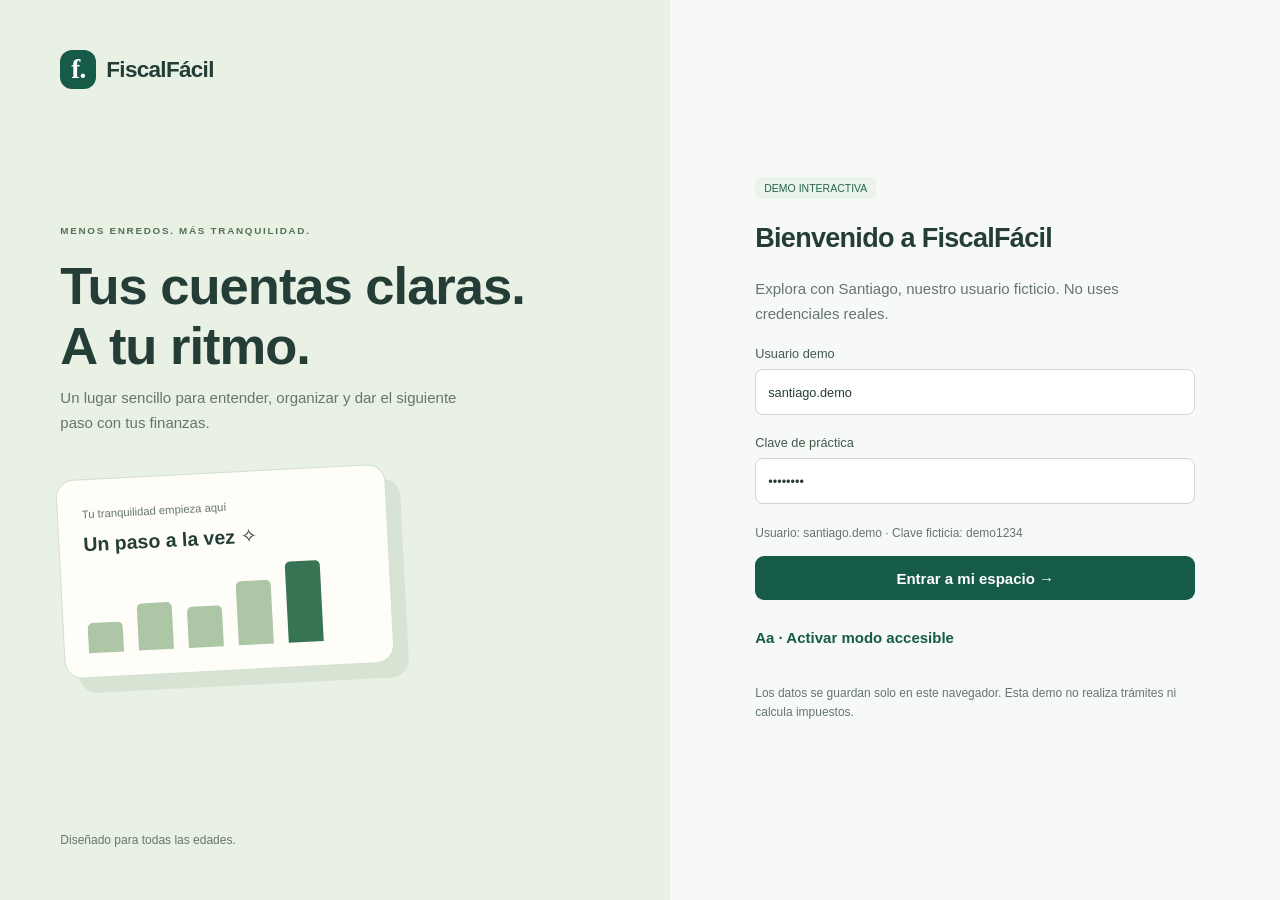
<file: index.html>
<!doctype html>
<html lang="es"><head><meta charset="UTF-8"><meta name="viewport" content="width=device-width, initial-scale=1"><meta name="theme-color" content="#145b49"><title>FiscalFácil · Tus cuentas, más claras</title><link rel="stylesheet" href="styles.css"></head><body><a class="skip" href="#main">Saltar al contenido</a><div id="app"></div><div id="toast" role="status"></div><script src="xlsx.full.min.js"></script><script type="module" src="app.js"></script></body></html>
</file>
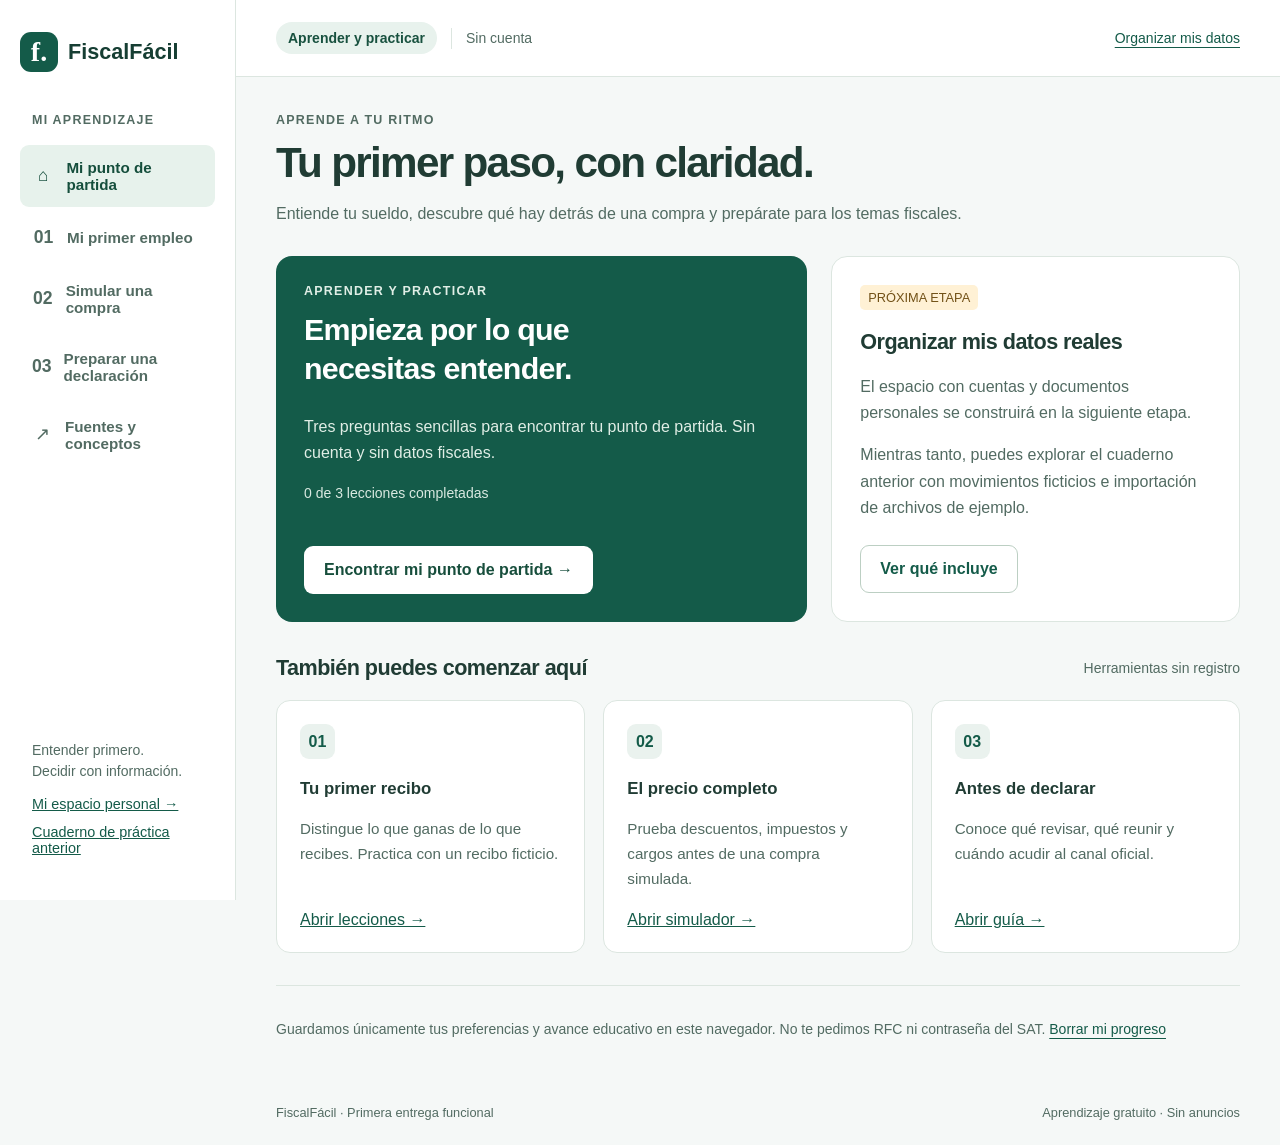
<file: aprende/index.html>
<!doctype html>
<html lang="es-MX">
<head>
<meta charset="UTF-8"><meta name="viewport" content="width=device-width, initial-scale=1">
<meta name="theme-color" content="#145b49"><meta name="description" content="Aprende a leer tu primer recibo, simula compras y conoce cómo preparar una declaración. Sin cuenta y sin anuncios.">
<title>Aprende · FiscalFácil</title>
<link rel="icon" type="image/svg+xml" href="data:image/svg+xml,%3Csvg xmlns='http://www.w3.org/2000/svg' viewBox='0 0 40 40'%3E%3Crect width='40' height='40' rx='10' fill='%23145b49'/%3E%3Ctext x='10' y='30' font-family='Georgia' font-size='32' fill='white'%3Ef.%3C/text%3E%3C/svg%3E">
<style>:root{font-family:'Segoe UI',Arial,sans-serif;color:#203c34;background:#f5f8f7;font-size:16px;--green:#145b49;--ink:#163e33;--muted:#526b62;--line:#dce6e0}*{box-sizing:border-box}body{margin:0}button,input,select{font:inherit}button,a{touch-action:manipulation}button{cursor:pointer}a{color:var(--green)}a,button,input,select,summary{outline-offset:4px}a:focus-visible,button:focus-visible,input:focus-visible,select:focus-visible,summary:focus-visible{outline:3px solid #bb7200}h1,h2,h3,p{margin-top:0}h1{font-size:clamp(1.9rem,3.3vw,2.8rem);line-height:1.14;letter-spacing:-.04em;font-weight:650;margin-bottom:14px}h2{font-size:1.35rem;line-height:1.3;letter-spacing:-.025em}h3{font-size:1.05rem}p{line-height:1.65;color:var(--muted)}button{border:0}small,.meta{font-size:.875rem;line-height:1.5;color:var(--muted)}.skip{position:absolute;top:-100px;left:16px;z-index:50}.skip:focus{top:16px;background:#fff;padding:16px}.rail{position:fixed;inset:0 auto 0 0;width:236px;background:#fff;border-right:1px solid var(--line);display:flex;flex-direction:column;padding:32px 20px;z-index:5;overflow-y:auto}.brand{display:flex;gap:10px;align-items:center;text-decoration:none;font-size:1.35rem;font-weight:750;color:var(--ink);margin-bottom:38px}.mark{font:700 1.75rem Georgia,serif;display:grid;place-items:center;width:38px;height:40px;border-radius:11px;background:var(--green);color:#fff}.rail-label,.eyebrow{font-size:.78rem;font-weight:700;letter-spacing:.1em;text-transform:uppercase;color:var(--muted)}.rail-label{margin:0 12px 14px}.rail nav{display:grid;gap:6px}.rail nav a{display:flex;gap:12px;align-items:center;padding:14px 12px;border-radius:9px;text-decoration:none;color:#526b62;font-size:.95rem;font-weight:550}.rail nav a[aria-current]{background:#e7f2ec;color:#154e3c}.nav-icon{display:grid;place-items:center;width:23px;font-size:1.1rem}.rail-bottom{margin-top:auto;padding:32px 12px 0}.rail-bottom a{display:block;margin:12px 0;font-size:.9rem}.rail-bottom p{font-size:.875rem;line-height:1.5}.shell{margin-left:236px}.topbar{min-height:77px;background:#fff;border-bottom:1px solid var(--line);padding:15px 40px;display:flex;align-items:center;justify-content:space-between;gap:15px}.mode{display:inline-flex;gap:8px;align-items:center;background:#e8f2ed;padding:8px 12px;border-radius:99px;color:#18513f;font-size:.875rem;font-weight:600}.mode svg{width:16px;height:16px}.topbar .link{font-size:.875rem}.link{background:none;padding:8px 0;color:var(--green);text-decoration:underline;text-underline-offset:4px}.topbar-left{display:flex;gap:14px;align-items:center}.topbar-left>.meta{border-left:1px solid var(--line);padding-left:14px}main{padding:36px 40px;max-width:1320px;margin:auto;outline:none;min-height:calc(100vh - 160px)}.page-intro{margin-bottom:28px}.page-intro p{max-width:700px;margin-bottom:0}.eyebrow{margin-bottom:12px}.grid{display:grid;grid-template-columns:minmax(0,1.3fr) minmax(0,1fr);gap:24px}.card{padding:28px;border:1px solid var(--line);background:white;border-radius:16px;min-width:0}.card p:last-child{margin-bottom:0}.feature{background:#145b49;color:#fff;border:0;display:flex;flex-direction:column;align-items:flex-start;min-height:275px}.feature p,.feature .eyebrow{color:#e0eee6}.feature h2{font-size:1.9rem;max-width:370px}.feature .btn{margin-top:auto}.feature .meta{color:#d9e9e1;margin-bottom:20px}.btn{display:inline-flex;align-items:center;justify-content:center;gap:9px;min-height:46px;padding:12px 19px;border-radius:9px;background:var(--green);color:white;text-decoration:none;font-weight:650;border:1px solid transparent;line-height:1.35}.btn:hover{background:#0a4938}.btn.white{background:white;color:#174e3c}.btn.secondary{background:#fff;color:var(--green);border:1px solid #bccfc3}.btn:disabled{opacity:.55;cursor:not-allowed}.actions{display:flex;align-items:center;gap:12px;flex-wrap:wrap;margin-top:24px}.section-head{display:flex;gap:14px;align-items:center;justify-content:space-between;margin:32px 0 18px}.section-head h2{margin:0}.path-grid{display:grid;grid-template-columns:repeat(3,minmax(0,1fr));gap:18px}.path-card{display:flex;flex-direction:column;align-items:flex-start;padding:23px;background:white;border:1px solid var(--line);border-radius:14px}.path-card p{font-size:.95rem;margin:0 0 20px}.path-card a{margin-top:auto}.number{width:35px;height:35px;border-radius:9px;background:#eaf2ee;display:grid;place-items:center;color:var(--green);font-weight:700;margin-bottom:20px}.receipt{background:#fff;padding:27px;border:1px solid var(--line);border-radius:14px;box-shadow:0 8px 24px #23473608}.receipt-title{font-size:.78rem;letter-spacing:.12em;color:#597469;margin-bottom:22px}.receipt dl{margin:0}.receipt dl>div{display:flex;justify-content:space-between;gap:20px;margin:14px 0}.receipt dt{color:var(--muted);font-size:.95rem}.receipt dd{margin:0;font-variant-numeric:tabular-nums;font-weight:600;text-align:right}.receipt .total{border-top:1px dashed #aebfb4;padding-top:19px;margin-top:20px}.receipt .total dt{color:var(--ink);font-weight:700}.receipt .total dd{font-size:1.8rem;line-height:1}.receipt-note{font-size:.875rem;margin-top:22px!important}.receipt-label{display:inline-block;font-size:.8rem;padding:5px 9px;background:#f0f4ef;border-radius:5px;margin-bottom:14px}.quiz{margin-top:24px;border-top:1px solid var(--line);padding-top:24px}.choices{border:0;padding:0;margin:18px 0;display:grid;gap:12px;min-width:0}.choice{display:flex;align-items:center;gap:12px;padding:16px;border:1px solid #cbdcd2;border-radius:10px;cursor:pointer;line-height:1.5;background:#fff;min-height:60px}.choice:has(input:checked){background:#eaf4ee;border-color:var(--green)}.choice input{width:20px;height:20px;flex-shrink:0;accent-color:var(--green);margin:0}.choice span{min-width:0;overflow-wrap:anywhere}progress{width:100%;accent-color:var(--green);height:9px;display:block;margin:18px 0 24px}.narrow{max-width:790px}.progress-line{display:flex;justify-content:space-between;gap:10px;font-size:.875rem;color:var(--muted)}.steps-nav{display:flex;gap:8px;flex-wrap:wrap;margin-bottom:24px}.steps-nav button{border:1px solid var(--line);background:white;border-radius:8px;padding:12px 15px;color:var(--muted);min-height:44px}.steps-nav button[aria-current]{background:var(--green);color:white}.definition{padding:17px 0;border-bottom:1px solid var(--line)}.definition h3{margin-bottom:6px}.definition p{margin:0;font-size:.95rem}.feedback{padding:15px 18px;border-radius:9px;background:#eef5f0;color:#285c41;line-height:1.6;margin-top:18px}.feedback.error{background:#fff1eb;color:#873718}.feedback:empty{display:none}.field-grid{display:grid;grid-template-columns:1fr 1fr;gap:20px}.field{display:block;font-size:.95rem;font-weight:600;color:#29493c;min-width:0}.field.wide{grid-column:1/-1}.field input,.field select{display:block;width:100%;border:1px solid #bacec1;border-radius:8px;background:#fff;padding:12px;margin-top:8px;min-height:48px;color:var(--ink)}.field small{display:block;font-weight:400;margin-top:7px}.calc-result{position:sticky;top:24px;align-self:start}.note{padding:18px 0;font-size:.9rem;color:var(--muted);line-height:1.6}.example-buttons{display:flex;gap:8px;flex-wrap:wrap;margin:20px 0}.example-buttons button{font-size:.875rem;background:#edf3ef;padding:10px 12px;border-radius:7px;color:var(--green);min-height:44px}.check-row{padding:23px 0;border-bottom:1px solid var(--line)}.check-row label{display:flex;gap:15px;align-items:flex-start;cursor:pointer}.check-row input{width:22px;height:22px;accent-color:var(--green);flex-shrink:0;margin-top:3px}.check-row h2{font-size:1.15rem;margin-bottom:8px}.check-row p{margin:0}.sources{list-style:none;padding:0;margin:0}.sources li{padding:20px 0;border-bottom:1px solid var(--line)}.sources a{font-weight:600}.sources p{margin:8px 0 0;font-size:.9rem}.status-label{font-size:.8rem;display:inline-block;padding:5px 8px;border-radius:5px;background:#fff1d5;color:#725117;margin-bottom:18px}.storage{font-size:.875rem;line-height:1.6;color:var(--muted);border-top:1px solid var(--line);padding-top:24px;margin-top:32px}.storage button{font-size:.875rem}.bottom{display:flex;justify-content:space-between;gap:18px;padding:20px 40px 25px;font-size:.8rem;color:var(--muted)}.toast{position:fixed;bottom:22px;left:50%;transform:translateX(-50%);background:#193d30;color:#fff;padding:14px 22px;border-radius:10px;max-width:90%;z-index:30;line-height:1.5}.toast:empty{display:none}dialog{max-width:480px;width:calc(100% - 32px);border:1px solid var(--line);border-radius:16px;padding:28px;color:var(--ink)}dialog::backdrop{background:#102c2470}dialog .actions{justify-content:flex-end}.sr-only{position:absolute;width:1px;height:1px;padding:0;overflow:hidden;clip:rect(0,0,0,0);white-space:nowrap}.empty-note{background:#f1f5f3;padding:18px;border-radius:10px;font-size:.9rem}.receipt time{font-size:.8rem}.calculation-status{font-size:.875rem;color:var(--muted);margin-top:14px}.calculator .grid{grid-template-columns:minmax(0,1.25fr) minmax(280px,.9fr)}
@media(max-width:1100px){.rail{width:210px;padding:28px 15px}.shell{margin-left:210px}main{padding:28px 24px}.topbar{padding:18px 24px}.path-grid{grid-template-columns:1fr}.path-card{display:grid;grid-template-columns:38px 1fr;gap:0 16px}.path-card .number{grid-row:1/4}.path-card a{justify-self:start}.grid,.calculator .grid{grid-template-columns:1fr}.calc-result{position:static}.bottom{padding:20px 24px}.feature{min-height:250px}}
@media(max-width:720px){.rail{position:relative;width:100%;padding:18px 18px 10px;border-right:0;overflow:visible}.brand{margin-bottom:17px}.rail-label,.rail-bottom{display:none}.rail nav{display:flex;gap:6px;overflow:auto;padding-bottom:8px}.rail nav a{white-space:nowrap;padding:11px 12px;font-size:.875rem}.nav-icon{display:none}.shell{margin-left:0}.topbar{padding:12px 18px;min-height:64px}.topbar-left>.meta{display:none}.topbar .link{font-size:.8rem}main{padding:28px 18px}.card,.receipt{padding:23px}.grid{gap:18px}.field-grid{gap:18px 12px}.field-grid>.field{grid-column:1/-1}.feature h2{font-size:1.65rem}.bottom{padding:20px 18px;display:block;line-height:1.8}.bottom span{display:block}.page-intro{margin-bottom:22px}.steps-nav{display:grid;grid-template-columns:repeat(3,1fr)}.steps-nav button{padding:11px 7px;font-size:.8rem}.receipt .total dd{font-size:1.55rem}.section-head{align-items:flex-start;flex-wrap:wrap}.actions .btn{flex:1 1 auto}.path-card{padding:22px}.toast{width:max-content;max-width:90vw}.check-row p{font-size:.95rem}}
@media(prefers-reduced-motion:reduce){*{scroll-behavior:auto!important;transition:none!important}}
@media print{.rail,.topbar,.bottom,.actions,.steps-nav,.example-buttons,.storage,.skip,.toast{display:none!important}.shell{margin:0}main{padding:0;max-width:none}.grid,.calculator .grid{display:block}.card,.receipt{break-inside:avoid;box-shadow:none;margin-bottom:18px}.calc-result{position:static}body{background:white}}
</style>
</head>
<body><a class="skip" href="#main">Saltar al contenido</a><div id="app"></div><div id="notice" class="toast" role="status"></div>
<dialog id="reset-dialog" aria-labelledby="reset-title"><h2 id="reset-title">¿Borrar tu progreso?</h2><p>Se borrarán las respuestas iniciales, las lecciones completadas y las marcas de esta guía. Puedes comenzar de nuevo cuando quieras.</p><div class="actions"><button class="btn secondary" id="reset-cancel" autofocus>Conservar mi progreso</button><button class="btn" id="reset-confirm">Borrar progreso</button></div></dialog>
<noscript><p>Activa JavaScript para utilizar las herramientas de aprendizaje de FiscalFácil.</p></noscript>
<script>
(()=>{
const currency = cents => new Intl.NumberFormat('es-MX', {style:'currency',currency:'MXN'}).format(cents / 100);

function parseAmount(value, label='El importe') {
  const text=String(value).trim();
  if(!/^\d{1,7}(?:[.,]\d{1,2})?$/.test(text)) throw new Error(`${label}: escribe un número positivo con hasta dos decimales, sin separadores de miles.`);
  const [whole,fraction='']=text.replace(',','.').split('.');
  return Number(whole)*100+Number(fraction.padEnd(2,'0'));
}
function purchase(input) {
  const price=parseAmount(input.price,'Precio');
  const shipping=parseAmount(input.shipping,'Envío');
  const fee=parseAmount(input.fee,'Comisión');
  const discount=parseAmount(input.discount,'Descuento');
  if(price===0) throw new Error('El precio debe ser mayor que cero.');
  if(discount>price) throw new Error('El descuento no puede ser mayor que el precio.');
  if(!['included','added','none'].includes(input.mode)) throw new Error('Selecciona cómo se presenta el impuesto.');
  const rate=input.mode==='none'?'0':String(input.rate).trim();
  if(!/^\d{1,2}(?:[.,]\d{1,2})?$/.test(rate)) throw new Error('La tasa de práctica debe estar entre 0 y 99.99 %.');
  const rateBp=Math.round(Number(rate.replace(',','.'))*100);
  const discounted=price-discount;
  const tax=input.mode==='none'?0:Math.round(input.mode==='included'?discounted*rateBp/(10000+rateBp):discounted*rateBp/10000);
  const base=input.mode==='included'?discounted-tax:discounted;
  const total=base+tax+shipping+fee;
  return {price,discount,base,tax,shipping,fee,total,rate:Number(rate.replace(',','.')),mode:input.mode};
}
const orientationQuestions=[
 {key:'situation',title:'¿En qué momento estás?',hint:'Elige lo más cercano a ti. No necesitas compartir tu edad ni datos personales.',options:['Estoy estudiando y quiero prepararme','Estoy por empezar mi primer empleo','Ya tengo mi primer empleo']},
 {key:'experience',title:'¿Qué tan familiar te resulta?',hint:'No hay una respuesta correcta. Esto nos ayuda a sugerirte por dónde comenzar.',options:['Estoy empezando desde cero','Conozco algunas palabras','Ya registro ingresos y gastos']},
 {key:'goal',title:'¿Qué quieres entender primero?',hint:'Podrás recorrer todas las herramientas después.',options:['Mi primer recibo de sueldo','El precio final de una compra','Cómo preparar una declaración']}
];
function getRoute(profile){
 if(profile.goal===orientationQuestions[2].options[1]) return {route:'compras',title:'Entiende el precio completo',text:'Prueba una compra y descubre qué cambia cuando el impuesto ya está incluido o se añade al final.'};
 if(profile.goal===orientationQuestions[2].options[2]) return {route:'guia',title:'Primero prepara la información',text:'Recorre los pasos de una declaración. Podrás distinguir la preparación del envío en el portal oficial.'};
 return {route:'empleo',title:'Empieza por tu recibo de sueldo',text:'Aprende a distinguir lo que ganas, las retenciones y lo que finalmente recibes con un caso ficticio.'};
}
const sources=[
 {title:'Quiénes presentan la declaración anual',url:'https://www.sat.gob.mx/minisitio/DeclaracionAnual/Personas/quienes_deben_presentarla.html',note:'SAT · ejercicio 2025. Revisa el ejercicio y los supuestos aplicables.'},
 {title:'Requisitos para la declaración anual',url:'https://www.sat.gob.mx/minisitio/DeclaracionAnual/Personas/requisitos.html',note:'SAT · ejercicio 2025. Los requisitos dependen del caso.'},
 {title:'Portal del SAT',url:'https://www.sat.gob.mx/',note:'Consulta trámites, orientación y datos de contacto oficiales.'}
];
const lessons=[
 {title:'Lee tu recibo',intro:'Tu sueldo anunciado y el depósito que recibes pueden ser distintos. El recibo permite revisar cómo se obtiene esa diferencia.',terms:[['Ingreso bruto','Lo que ganas antes de las retenciones y otros descuentos.'],['Retención','Una cantidad que quien te paga descuenta y, cuando corresponde, entrega a la autoridad.'],['Ingreso neto','Lo que recibes después de los descuentos del recibo.']],question:'En este ejemplo, ¿cuánto dinero se deposita?',options:['$8,000.00','$7,500.00','$500.00'],answer:1,explanation:'$8,000.00 − $400.00 − $100.00 = $7,500.00. Los descuentos fueron dados para este ejercicio; no se calcularon con una tarifa fiscal.'},
 {title:'Organiza tus comprobantes',intro:'Un comprobante te ayuda a recordar y revisar una operación. Guardarlo no significa que cualquier gasto sea deducible.',terms:[['Comprobante','Documento que describe una operación. Puede incluir fecha, emisor, conceptos e importes.'],['CFDI','Comprobante fiscal digital por Internet. Su representación visual y sus datos deben revisarse en el contexto correspondiente.'],['Deducción','Concepto que puede intervenir en un cálculo fiscal si cumple las condiciones aplicables. No equivale a todos tus gastos.']],question:'Si tienes un comprobante de una compra, ¿qué puedes concluir?',options:['Todo gasto con comprobante se puede deducir','Ya no necesito revisar ningún dato','Puedo revisar la operación, pero su deducibilidad depende de las reglas'],answer:2,explanation:'Conservar un comprobante facilita la organización. La deducibilidad requiere revisar las condiciones del gasto y de tu situación.'},
 {title:'Distingue tu siguiente paso',intro:'El primer empleo no significa que todas las personas tengan que presentar exactamente la misma declaración.',terms:[['RFC','Registro Federal de Contribuyentes. No necesitas escribirlo en esta herramienta de aprendizaje.'],['Declaración','Información que se presenta ante la autoridad conforme a las obligaciones aplicables.'],['Acuse','Constancia de recepción de un trámite. Completar una práctica aquí no genera un acuse del SAT.']],question:'¿Qué haces antes de decidir si debes presentar una declaración?',options:['Reviso mi situación y los supuestos en fuentes oficiales','Supongo que todos los jóvenes declaran lo mismo','Uso el resultado de una simulación como comprobante oficial'],answer:0,explanation:'Revisa el ejercicio y tu caso en fuentes oficiales. Esta guía te prepara para entenderlos, pero no determina tus obligaciones.'}
];
const declarationSteps=[
 ['Identifica tu situación','Revisa tu tipo de ingresos y el ejercicio. Consulta quiénes deben presentar la declaración y sus excepciones. No decidas solo por tu edad.'],
 ['Reúne la información','Organiza recibos, comprobantes y datos del periodo. Compara importes y fechas; marca las diferencias para revisarlas.'],
 ['Revisa el canal oficial','Entra por el portal del SAT y consulta los requisitos del trámite. FiscalFácil no te solicitará contraseña del SAT ni archivos de e.firma.'],
 ['Comprueba antes de enviar','Verifica la información, el periodo y el resultado. Si algo no cuadra, busca orientación antes de continuar.'],
 ['Conserva el acuse','Después de realizar el trámite oficial, conserva el acuse y, cuando corresponda, la información de pago. Una marca en esta guía solo registra aprendizaje.']
];
function loadLearning(storage){
 try {const data=JSON.parse(storage.getItem('ff-learning-v1'));if(data?.version!==1)return {version:1,profile:null,passed:[],checked:[]};
 const profile=data.profile&&orientationQuestions.every(q=>q.options.includes(data.profile[q.key]))?data.profile:null;
 return {version:1,profile,passed:[...new Set((Array.isArray(data.passed)?data.passed:[]).filter(n=>Number.isInteger(n)&&n>=0&&n<lessons.length))],checked:[...new Set((Array.isArray(data.checked)?data.checked:[]).filter(n=>Number.isInteger(n)&&n>=0&&n<declarationSteps.length))]};
 }catch{return {version:1,profile:null,passed:[],checked:[]};}
}

const $=s=>document.querySelector(s);
const escape=value=>String(value).replace(/[&<>"']/g,c=>({'&':'&amp;','<':'&lt;','>':'&gt;','"':'&quot;',"'":'&#39;'}[c]));
let storage;try{storage=window.localStorage;}catch{}
let state=loadLearning(storage),orientationStep=0,draft={...(state.profile||{})},lesson=0,quizMessage='',quizGood=false;
let calc={price:'1160',mode:'included',rate:'16',discount:'0',shipping:'0',fee:'0'};
let calcResult=purchase(calc),calcError='',calcDirty=false,toastTimer;
const menu=[['inicio','⌂','Mi punto de partida'],['empleo','01','Mi primer empleo'],['compras','02','Simular una compra'],['guia','03','Preparar una declaración'],['fuentes','↗','Fuentes y conceptos']];
const routes=new Set([...menu.map(m=>m[0]),'orientacion','datos']);
let route=routes.has(location.hash.slice(1))?location.hash.slice(1):'inicio';
const button=(label,action,kind='')=>`<button class="btn ${kind}" data-action="${action}">${label}</button>`;
const link=(label,path,kind='')=>`<a class="btn ${kind}" href="#${path}">${label}</a>`;
const heading=(eyebrow,title,description)=>`<div class="page-intro"><div class="eyebrow">${eyebrow}</div><h1>${title}</h1><p>${description}</p></div>`;
function notify(message){$('#notice').textContent=message;clearTimeout(toastTimer);toastTimer=setTimeout(()=>$('#notice').textContent='',6500);}
function save(){try{storage.setItem('ff-learning-v1',JSON.stringify(state));}catch{notify('No se pudo guardar el progreso. Puedes seguir aprendiendo durante esta sesión.');}}
function go(next){if(route===next){render();$('#main').focus();}else location.hash=next;}
function home(){
 const plan=state.profile?getRoute(state.profile):null;
 return heading('APRENDE A TU RITMO','Tu primer paso, con claridad.','Entiende tu sueldo, descubre qué hay detrás de una compra y prepárate para los temas fiscales.')+
 `<div class="grid"><section class="card feature"><div class="eyebrow">APRENDER Y PRACTICAR</div><h2>${plan?escape(plan.title):'Empieza por lo que necesitas entender.'}</h2><p>${plan?escape(plan.text):'Tres preguntas sencillas para encontrar tu punto de partida. Sin cuenta y sin datos fiscales.'}</p><span class="meta">${state.passed.length} de 3 lecciones completadas</span>${link(plan?'Continuar mi ruta →':'Encontrar mi punto de partida →',plan?plan.route:'orientacion','white')}</section>
 <section class="card"><span class="status-label">PRÓXIMA ETAPA</span><h2>Organizar mis datos reales</h2><p>El espacio con cuentas y documentos personales se construirá en la siguiente etapa.</p><p>Mientras tanto, puedes explorar el cuaderno anterior con movimientos ficticios e importación de archivos de ejemplo.</p><div class="actions">${link('Ver qué incluye','datos','secondary')}</div></section></div>
 <div class="section-head"><h2>También puedes comenzar aquí</h2><span class="meta">Herramientas sin registro</span></div><div class="path-grid">
 ${[['01','Tu primer recibo','Distingue lo que ganas de lo que recibes. Practica con un recibo ficticio.','empleo','Abrir lecciones'],['02','El precio completo','Prueba descuentos, impuestos y cargos antes de una compra simulada.','compras','Abrir simulador'],['03','Antes de declarar','Conoce qué revisar, qué reunir y cuándo acudir al canal oficial.','guia','Abrir guía']].map(([n,t,d,r,label])=>`<article class="path-card"><span class="number">${n}</span><h3>${t}</h3><p>${d}</p><a href="#${r}">${label} →</a></article>`).join('')}</div>
 <div class="storage">Guardamos únicamente tus preferencias y avance educativo en este navegador. No te pedimos RFC ni contraseña del SAT. ${state.profile?'<button class="link" data-action="edit-profile">Cambiar mis respuestas</button>':''} <button class="link" data-action="reset">Borrar mi progreso</button></div>`;
}
function orientation(){
 const q=orientationQuestions[orientationStep];
 return heading('TU PUNTO DE PARTIDA','Hagamos una ruta para ti.','Estas respuestas adaptan el aprendizaje. No determinan tu régimen ni tus obligaciones.')+
 `<section class="card narrow"><div class="progress-line"><span>Paso ${orientationStep+1} de 3</span><span>Sin datos personales</span></div><progress aria-label="Progreso de preguntas" max="3" value="${orientationStep+1}"></progress><h2 id="question-heading">${q.title}</h2><p>${q.hint}</p>
 <form id="orientation-form"><fieldset class="choices"><legend class="sr-only">${q.title}</legend>${q.options.map((opt,i)=>`<label class="choice"><input type="radio" name="choice" value="${i}" required ${draft[q.key]===opt?'checked':''}><span>${opt}</span></label>`).join('')}</fieldset><div class="actions">${orientationStep?button('Anterior','previous-question','secondary'):link('Volver','inicio','secondary')}<button class="btn">${orientationStep===2?'Guardar mi ruta':'Continuar'}</button></div></form></section>`;
}
function employment(){
 const current=lessons[lesson];
 return heading('MI PRIMER EMPLEO','Entiende lo que recibes.','Tres lecciones breves con ejemplos y preguntas para comprobar lo que aprendiste.')+
 `<div class="steps-nav" aria-label="Lecciones">${lessons.map((l,i)=>`<button data-action="lesson:${i}" ${i===lesson?'aria-current="step"':''}>${state.passed.includes(i)?'✓':i+1} · ${['Tu recibo','Comprobantes','Siguiente paso'][i]}</button>`).join('')}</div><div class="grid"><section class="card"><div class="progress-line"><span>Lección ${lesson+1} de 3</span><span>${state.passed.length} completadas</span></div><progress max="3" value="${state.passed.length}" aria-label="Lecciones completadas"></progress><h2>${current.title}</h2><p>${current.intro}</p>${current.terms.map(([t,d])=>`<div class="definition"><h3>${t}</h3><p>${d}</p></div>`).join('')}
 <form id="quiz-form" class="quiz"><h3>${current.question}</h3><fieldset class="choices"><legend class="sr-only">${current.question}</legend>${current.options.map((opt,i)=>`<label class="choice"><input type="radio" name="answer" value="${i}" required><span>${opt}</span></label>`).join('')}</fieldset><button class="btn">Comprobar mi respuesta</button><div class="feedback ${quizGood?'':'error'}" id="quiz-feedback" role="status">${escape(quizMessage)}</div><div id="quiz-next">${quizGood?nextLesson():''}</div></form></section>
 <aside>${lesson===0?`<section class="receipt"><div class="receipt-title">RECIBO DE PRÁCTICA</div><span class="receipt-label">Datos completamente ficticios</span><h2>Un periodo de trabajo</h2><dl><div><dt>Ingreso bruto</dt><dd>$8,000.00</dd></div><div><dt>Retención dada</dt><dd>− $400.00</dd></div><div><dt>Otro descuento dado</dt><dd>− $100.00</dd></div><div class="total"><dt>Depósito neto</dt><dd>¿Cuánto recibes?</dd></div></dl><p class="receipt-note">Las cantidades son datos del ejercicio. No son una estimación de ISR, cuotas ni una tarifa aplicable a tu sueldo.</p></section>`:`<section class="card"><div class="eyebrow">PARA RECORDAR</div><h2>${lesson===1?'Guarda y revisa.':'Tu situación importa.'}</h2><p>${lesson===1?'Fecha, concepto e importe te ayudan a reconstruir una operación. Si algo no coincide, primero revisa el documento original.':'No todas las personas presentan las mismas declaraciones. Antes de actuar, revisa el ejercicio y los supuestos en la fuente oficial.'}</p><a href="#fuentes">Consultar fuentes y conceptos →</a></section>`}<p class="note">Contenido educativo revisado el 23 de septiembre de 2026. Las fuentes fiscales de esta versión corresponden al ejercicio 2025.</p></aside></div>`;
}
function nextLesson(){return `<div class="actions">${lesson<2?button('Siguiente lección →','lesson:'+(lesson+1)):link('Ir a la guía de declaración →','guia')}</div>`;}
function receipt(){
 if(calcError)return `<section class="receipt"><div class="receipt-title">REVISA LOS DATOS</div><h2>Falta corregir un importe</h2><p class="feedback error" role="alert">${escape(calcError)}</p><p>Corrige los campos y vuelve a calcular. No mostramos el total anterior para evitar confusiones.</p></section>`;
 const r=calcResult;
 return `<section class="receipt"><div class="receipt-title">TU COMPRA SIMULADA</div><span class="receipt-label">${r.mode==='included'?'Impuesto ya incluido':r.mode==='added'?'Impuesto añadido':'Sin impuesto en este ejercicio'}</span><dl><div><dt>Precio anunciado</dt><dd>${currency(r.price)}</dd></div>${r.discount?`<div><dt>Descuento</dt><dd>− ${currency(r.discount)}</dd></div>`:''}<div><dt>Base después del descuento</dt><dd>${currency(r.base)}</dd></div><div><dt>Impuesto de práctica${r.mode==='none'?'':` (${r.rate} %)`}</dt><dd>${currency(r.tax)}</dd></div><div><dt>Envío final</dt><dd>${currency(r.shipping)}</dd></div><div><dt>Comisión final</dt><dd>${currency(r.fee)}</dd></div><div class="total"><dt>Total</dt><dd data-total>${currency(r.total)}</dd></div></dl>
 <p class="receipt-note">${r.mode==='included'?'El impuesto se separa del precio después del descuento. No se suma otra vez.':r.mode==='added'?'El impuesto se calcula sobre el precio después del descuento y se añade una sola vez.':'Se omite el impuesto únicamente para este caso de práctica; esto no determina si una compra real está exenta.'}</p><div class="calculation-status" role="status">${calcDirty?'Hay cambios sin calcular. Pulsa Calcular desglose.':'Desglose calculado con los datos visibles.'}</div></section>`;
}
function purchases(){return heading('SIMULADOR DE COMPRAS','Que el total no te sorprenda.','Cambia los importes y revisa de dónde sale cada peso. Aquí no se realizan compras ni pagos.')+
 `<div class="calculator"><div class="grid"><section class="card"><h2>Arma tu ejemplo</h2><div class="example-buttons" aria-label="Ejemplos rápidos"><button data-action="example:included">Impuesto incluido</button><button data-action="example:added">Impuesto añadido</button><button data-action="example:discount">Con descuento y envío</button></div><form id="purchase-form"><div class="field-grid">
 ${[['price','Precio anunciado','1160'],['discount','Descuento sobre ese precio','0']].map(([key,label,placeholder])=>amountField(key,label,placeholder)).join('')}
 <label class="field wide">¿Cómo se presenta el impuesto?<select name="mode" id="tax-mode"><option value="included" ${calc.mode==='included'?'selected':''}>Ya está incluido en el precio</option><option value="added" ${calc.mode==='added'?'selected':''}>Se añade al precio</option><option value="none" ${calc.mode==='none'?'selected':''}>Sin impuesto en este ejercicio</option></select></label>
 <label class="field wide">Tasa de práctica (%)<input name="rate" id="rate" inputmode="decimal" value="${escape(calc.rate)}" required maxlength="5" ${calc.mode==='none'?'disabled':''}><small>El 16 % es un supuesto editable del ejemplo, no una tasa universal para cualquier producto.</small></label>
 ${amountField('shipping','Envío final','0')}${amountField('fee','Comisión final','0')}</div><div class="actions"><button class="btn">Calcular desglose</button>${button('Restablecer ejemplo','example:included','secondary')}</div><p class="note">Importes en MXN. El descuento se aplica antes de separar o añadir el impuesto. Envío y comisión son cargos finales; no les añadimos otro impuesto. Los resultados se redondean a centavos.</p></form></section><aside class="calc-result" id="purchase-result" aria-live="polite">${receipt()}</aside></div></div>`;
}
function amountField(key,label,placeholder){return `<label class="field">${label}<input name="${key}" inputmode="decimal" value="${escape(calc[key])}" placeholder="${placeholder}" required maxlength="10" aria-label="${label}"></label>`;}
function guide(){return heading('PREPARAR UNA DECLARACIÓN','Primero comprende el proceso.','Usa esta lista para aprender qué revisar. Marcar un paso no presenta una declaración ni acredita cumplimiento fiscal.')+
 `<div class="grid"><section class="card"><div class="progress-line"><span>Mi recorrido de aprendizaje</span><span id="guide-count">${state.checked.length} de 5 pasos revisados</span></div><progress id="guide-progress" max="5" value="${state.checked.length}" aria-label="Pasos de la guía revisados"></progress>${declarationSteps.map(([t,d],i)=>`<div class="check-row"><label><input type="checkbox" data-guide="${i}" ${state.checked.includes(i)?'checked':''}><div><h2>${i+1}. ${t}</h2><p>${d}</p></div></label></div>`).join('')}<div id="guide-complete" role="status">${guideComplete()}</div></section><aside><section class="card"><div class="eyebrow">ANTES DE CONTINUAR</div><h2>¿Me corresponde declarar?</h2><p>Depende de tu situación y del ejercicio. Esta herramienta no decide tus obligaciones ni estima tu impuesto anual.</p><a href="${sources[0].url}" target="_blank" rel="noopener noreferrer">Revisar supuestos en el SAT ↗</a><p class="note">Referencia: declaración anual del ejercicio 2025. Comprueba que corresponda al periodo que buscas.</p></section><p class="note">Para un trámite real, utiliza el canal oficial. Nunca introduzcas contraseñas del SAT o e.firma en este prototipo.</p></aside></div>`;}
function guideComplete(){return state.checked.length===5?'<p class="feedback">Terminaste el recorrido de preparación. Esto registra tu aprendizaje; el trámite real se realiza en el canal oficial.</p>':'';}
function sourcePage(){return heading('PALABRAS Y FUENTES','Información que puedes comprobar.','Consulta las definiciones y abre directamente las referencias oficiales.')+`<div class="grid"><section class="card"><h2>Conceptos esenciales</h2>${[['Ingreso','Dinero que recibes. Su tratamiento fiscal depende de su origen y de tu situación.'],['Gasto','Dinero que utilizas en una compra o servicio. No todos los gastos son deducibles.'],['ISR','Impuesto sobre la renta. Este prototipo no calcula una obligación real de ISR.'],['IVA','Impuesto al valor agregado. La tasa y el tratamiento dependen del acto o actividad; el simulador utiliza supuestos editables.'],['Simulación','Ejercicio para aprender. No genera una declaración, pago ni validación oficial.']].map(([t,d])=>`<div class="definition"><h3>${t}</h3><p>${d}</p></div>`).join('')}</section><section class="card"><h2>Canales oficiales</h2><ul class="sources">${sources.map(s=>`<li><a href="${s.url}" target="_blank" rel="noopener noreferrer">${s.title} ↗</a><p>${s.note}</p></li>`).join('')}</ul><p class="note">Última revisión del contenido: 23 de septiembre de 2026. Las reglas pueden cambiar. Consulta la información del ejercicio correspondiente antes de realizar un trámite.</p></section></div>`;}
function personal(){return heading('ORGANIZAR MIS DATOS','Un espacio personal, en la siguiente etapa.','Las cuentas reales y el almacenamiento de comprobantes todavía no están habilitados.')+
 `<div class="grid"><section class="card"><span class="status-label">EN PREPARACIÓN</span><h2>Lo que podrás hacer</h2><div class="definition"><h3>Registrar ingresos y gastos</h3><p>Guardar movimientos con una cuenta, corregirlos y consultar un resumen mensual.</p></div><div class="definition"><h3>Importar y revisar archivos</h3><p>Reconocer datos de archivos y comprobantes, revisar lo dudoso y confirmar antes de guardar.</p></div><div class="definition"><h3>Exportar tu información</h3><p>Obtener movimientos en Excel y un resumen mensual en PDF.</p></div><div class="actions">${link('Seguir aprendiendo','inicio','secondary')}</div></section><section class="card"><div class="eyebrow">YA PUEDES EXPLORAR</div><h2>Cuaderno de práctica anterior</h2><p>Conservamos los movimientos ficticios, la importación de ejemplos y los recorridos de la versión anterior.</p><p>Su acceso es una demostración, no una cuenta segura. Utiliza únicamente archivos ficticios.</p><a class="btn secondary" href="https://sarrglx.github.io/fiscalfacil/">Abrir cuaderno de práctica →</a><p class="note">Usuario de práctica: santiago.demo<br>Clave ficticia: demo1234</p></section></div>`;}
function render(){
 document.title=`${({inicio:'Aprende',orientacion:'Tu ruta',empleo:'Primer empleo',compras:'Simular compras',guia:'Preparar una declaración',fuentes:'Fuentes',datos:'Datos personales'}[route])} · FiscalFácil`;
 $('#app').innerHTML=`<aside class="rail"><a class="brand" href="#inicio"><span class="mark">f.</span>FiscalFácil</a><p class="rail-label">MI APRENDIZAJE</p><nav aria-label="Navegación principal">${menu.map(([id,icon,title])=>`<a href="#${id}" ${route===id||route==='orientacion'&&id==='inicio'?'aria-current="page"':''}><span class="nav-icon" aria-hidden="true">${icon}</span>${title}</a>`).join('')}</nav><div class="rail-bottom"><p>Entender primero.<br>Decidir con información.</p><a href="#datos">Mi espacio personal →</a><a href="https://sarrglx.github.io/fiscalfacil/">Cuaderno de práctica anterior</a></div></aside><div class="shell"><header class="topbar"><div class="topbar-left"><span class="mode">Aprender y practicar</span><span class="meta">Sin cuenta</span></div><a class="link" href="#datos">Organizar mis datos</a></header><main id="main" tabindex="-1">${({inicio:home,orientacion:orientation,empleo:employment,compras:purchases,guia:guide,fuentes:sourcePage,datos:personal}[route])()}</main><footer class="bottom"><span>FiscalFácil · Primera entrega funcional</span><span>Aprendizaje gratuito · Sin anuncios</span></footer></div>`;
 bind();
}
function bind(){
 document.querySelectorAll('[data-action]').forEach(el=>el.addEventListener('click',()=>{
  const [action,id]=el.dataset.action.split(':');
  if(action==='previous-question'){orientationStep--;render();$('#main').focus();}
  if(action==='edit-profile'){draft={...state.profile};orientationStep=0;go('orientacion');}
  if(action==='lesson'){lesson=Number(id);quizMessage='';quizGood=false;render();$('#main').focus();window.scrollTo(0,0);}
  if(action==='example'){calc=id==='added'?{price:'1000',mode:'added',rate:'16',discount:'0',shipping:'0',fee:'0'}:id==='discount'?{price:'1160',mode:'included',rate:'16',discount:'116',shipping:'80',fee:'20'}:{price:'1160',mode:'included',rate:'16',discount:'0',shipping:'0',fee:'0'};calcResult=purchase(calc);calcError='';calcDirty=false;render();$('#purchase-form input').focus();}
  if(action==='reset')$('#reset-dialog').showModal();
 }));
 $('#orientation-form')?.addEventListener('change',event=>{if(event.target.name==='choice')draft[orientationQuestions[orientationStep].key]=orientationQuestions[orientationStep].options[Number(event.target.value)];});
 $('#orientation-form')?.addEventListener('submit',event=>{event.preventDefault();const selected=new FormData(event.target).get('choice');if(selected===null)return;draft[orientationQuestions[orientationStep].key]=orientationQuestions[orientationStep].options[Number(selected)];if(orientationStep<2){orientationStep++;render();$('#main').focus();}else{state.profile={...draft};save();orientationStep=0;go('inicio');notify('Tu ruta está lista. Puedes cambiarla cuando quieras.');}});
 $('#quiz-form')?.addEventListener('submit',event=>{event.preventDefault();const value=new FormData(event.target).get('answer');if(value===null)return;quizGood=Number(value)===lessons[lesson].answer;quizMessage=quizGood?'Correcto. '+lessons[lesson].explanation:'Vamos a revisarlo. '+lessons[lesson].explanation;if(quizGood&&!state.passed.includes(lesson)){state.passed.push(lesson);save();}const selected=Number(value);render();const chosen=$(`[name="answer"][value="${selected}"]`);if(chosen)chosen.checked=true;const feedback=$('#quiz-feedback');feedback.tabIndex=-1;feedback.focus();});
 $('#purchase-form')?.addEventListener('input',event=>{if(event.target.name){calc[event.target.name]=event.target.value;calcDirty=true;const label=$('.calculation-status');if(label)label.textContent='Hay cambios sin calcular. Pulsa Calcular desglose.';} });
 $('#tax-mode')?.addEventListener('change',()=>{calc.mode=$('#tax-mode').value;$('#rate').disabled=calc.mode==='none';calcDirty=true;const label=$('.calculation-status');if(label)label.textContent='Hay cambios sin calcular. Pulsa Calcular desglose.';});
 $('#purchase-form')?.addEventListener('submit',event=>{event.preventDefault();const values=new FormData(event.target);for(const key of Object.keys(calc))if(values.has(key))calc[key]=String(values.get(key));try{calcResult=purchase(calc);calcError='';calcDirty=false;}catch(error){calcError=error.message;}$('#purchase-result').innerHTML=receipt();});
 document.querySelectorAll('[data-guide]').forEach(box=>box.addEventListener('change',()=>{const id=Number(box.dataset.guide);state.checked=box.checked?[...new Set([...state.checked,id])]:state.checked.filter(x=>x!==id);save();$('#guide-count').textContent=`${state.checked.length} de 5 pasos revisados`;$('#guide-progress').value=state.checked.length;$('#guide-complete').innerHTML=guideComplete();}));
}
window.addEventListener('hashchange',()=>{if(location.hash==='#main'){$('#main').focus();return;}route=routes.has(location.hash.slice(1))?location.hash.slice(1):'inicio';render();$('#main').focus();window.scrollTo(0,0);});
$('#reset-confirm').addEventListener('click',()=>{state={version:1,profile:null,passed:[],checked:[]};draft={};orientationStep=0;lesson=0;quizMessage='';quizGood=false;save();$('#reset-dialog').close();render();$('#main').focus();notify('Se borró el progreso de aprendizaje. El cuaderno anterior conserva sus datos por separado.');});
$('#reset-cancel').addEventListener('click',()=>$('#reset-dialog').close());
render();

})();
</script></body></html>
</file>
<file: styles.css>
:root{font-family:Inter,'Segoe UI',Arial,sans-serif;color:#243d36;background:#f7f9f8;font-synthesis:none;font-size:15px;--green:#155b48;--muted:#65756f;--border:#e3e9e5}*{box-sizing:border-box}body{margin:0}button,input,select{font:inherit}button,a,input,select{touch-action:manipulation}button{cursor:pointer}button,a{transition:background .15s}button:focus-visible,a:focus-visible,input:focus-visible,select:focus-visible{outline:3px solid #b56f17;outline-offset:4px}button:disabled{opacity:.5}h1,h2,h3,p{margin-top:0}h1{font-size:2.15rem;font-weight:650;letter-spacing:-1px;margin-bottom:10px}h2{font-size:1.15rem;font-weight:650}h3{font-size:1rem;margin-bottom:6px}p{line-height:1.65;color:var(--muted)}small{font-size:.8rem;color:var(--muted);line-height:1.6}a{color:var(--green)}.primary,.secondary,.light{display:inline-flex;align-items:center;justify-content:center;border-radius:9px;padding:12px 18px;font-weight:600;min-height:44px;border:1px solid transparent;text-decoration:none}.primary{background:var(--green);color:white}.primary:hover{background:#0b4233}.secondary{background:white;border-color:#d4dfd8;color:var(--green)}.light{background:#fff;color:var(--green)}.text-button{background:none;border:0;color:var(--green);padding:10px 0;min-height:44px;font-weight:600;text-align:left}.sidebar{width:238px;position:fixed;inset:0 auto 0 0;background:white;border-right:1px solid var(--border);padding:33px 20px;display:flex;flex-direction:column}.brand{display:flex;align-items:center;gap:10px;font-size:1.5rem;font-weight:750;letter-spacing:-.7px}.brand-mark{display:grid;place-items:center;width:36px;height:39px;background:var(--green);color:white;border-radius:12px;font-size:1.8rem;font-family:Georgia,serif}.workspace-label{font-size:.65rem;letter-spacing:1.6px;color:#78867f;margin:48px 12px 18px}.nav-item{display:flex;align-items:center;gap:14px;border:0;background:none;width:100%;padding:13px 14px;min-height:48px;text-align:left;color:#62746b;border-radius:8px;margin-bottom:7px;font-weight:500}.nav-item span{font-size:1.45rem;width:22px;text-align:center}.nav-item.active{background:#eaf3ed;color:var(--green);font-weight:650}.nav-item:hover{background:#f0f5f1}.sidebar-foot{margin-top:auto}.support{border-radius:10px;background:#f7f9f4;padding:16px;font-size:.77rem}.support span{color:var(--green);font-weight:650}.support p{font-size:.7rem;margin:8px 0 0}.sidebar-foot>.text-button{margin:18px 10px 0}.shell{margin-left:238px}.topbar{height:85px;background:#fff;border-bottom:1px solid var(--border);display:flex;align-items:center;justify-content:space-between;padding:0 40px;font-size:.8rem}.top-actions{display:flex;align-items:center;gap:20px}.muted{color:var(--muted)}.demo-pill{color:#6a776f;font-size:.7rem}.access-toggle{border:1px solid var(--border);background:white;border-radius:8px;padding:10px;color:var(--green);font-weight:600}.access-toggle span{font-size:.75rem;margin-left:6px}.avatar{display:grid;place-items:center;flex-shrink:0;background:#e7ede3;width:36px;height:36px;border-radius:50%;color:var(--green);font-weight:600;font-size:.75rem}main{max-width:1440px;margin:auto;padding:38px 40px 28px;outline:none}.eyebrow{font-size:.66rem;letter-spacing:1.7px;font-weight:700;margin-bottom:15px}.page-heading{display:flex;justify-content:space-between;align-items:center;margin-bottom:25px;gap:16px}.page-heading .eyebrow{color:#6c8075}.page-heading p{font-size:.9rem;margin:0}.wave{color:#b99b55;font-size:1.8rem;margin-left:8px}.date-pill{font-size:.75rem;white-space:nowrap;border:1px solid var(--border);border-radius:8px;padding:11px;background:white;color:var(--muted)}.overview-grid{display:grid;grid-template-columns:1.48fr 1fr;gap:22px}.card{border:1px solid var(--border);background:white;border-radius:14px;padding:26px;min-width:0;box-shadow:0 3px 5px #183d2510}.status-card{border-radius:14px;padding:28px 30px;background:#175c49;color:white;position:relative;overflow:hidden}.status-card:after{content:'';width:240px;height:240px;border:1px solid #ffffff0c;border-radius:50%;position:absolute;right:-90px;top:-130px;pointer-events:none}.status-card .eyebrow{color:#cde4d3}.status-top{display:flex;justify-content:space-between;align-items:center;gap:16px}.status-top h2{font-size:1.8rem;margin:6px 0 10px;font-weight:550;letter-spacing:-.6px}.status-top p{color:#d4e6dc;font-size:.9rem}.status-card>small{display:block;color:#c4dccf;margin-top:12px;font-size:.7rem}.signal{background:#104936;padding:13px 10px;border-radius:30px;display:flex;flex-direction:column;gap:9px;margin-right:7px;box-shadow:inset 0 1px 4px #082e31}.signal i{width:19px;height:19px;background:#ffffff20;border-radius:50%}.signal .lit.amber{background:#f4ca62;box-shadow:0 0 15px #efd47f55}.signal .lit.green{background:#9ceb9c}.signal .lit.red{background:#ff9393}.next-card{position:relative;background:#fcfcf7;padding-top:28px}.next-card .eyebrow{color:#798373}.next-card h2{margin-top:16px;max-width:260px;font-size:1.3rem}.next-card p{font-size:.85rem;max-width:310px}.mini-icon{width:37px;height:37px;background:#eff3e7;border-radius:10px;display:grid;place-items:center;font-size:1.5rem;color:var(--green)}.metrics{display:grid;grid-template-columns:repeat(4,1fr);gap:18px;margin:24px 0}.metric{text-align:left;padding:21px;color:inherit}.metric>span{display:flex;justify-content:space-between;color:var(--muted);font-size:.8rem}.metric b{font-weight:400}.metric>strong{display:block;font-size:1.65rem;margin:17px 0 11px;font-weight:650}.metric em{font-style:normal;font-size:.75rem;font-weight:400;color:var(--muted)}.metric small{font-size:.7rem}.dot{display:inline-block;width:7px;height:7px;background:#64a876;border-radius:50%;margin-right:4px}.bottom-grid{display:grid;grid-template-columns:1.48fr 1fr;gap:22px}.section-title{display:flex;justify-content:space-between;align-items:center;gap:14px;margin-bottom:20px}.section-title h2{margin:0}.badge{display:inline-block;border-radius:6px;padding:5px 9px;font-size:.7rem;font-weight:500}.badge.green{background:#eaf4ed;color:#286747}.badge.amber{background:#fff2d3;color:#86591d}.badge.red{background:#ffe6e6;color:#983333}.badge.neutral{background:#f2f4f2;color:#65746e}.balance{display:flex;gap:55px}.balance span{display:block;color:var(--muted);font-size:.8rem}.balance strong{display:block;font-size:1.65rem;margin:9px 0 19px}.bar-chart{display:grid;gap:10px;margin:8px 0 24px}.bar-chart div{height:15px;border-radius:4px;background:#387e60}.bar-chart div+div{background:#b8cbb2}.net{display:flex;justify-content:space-between;border-top:1px solid var(--border);padding:16px 0 8px;font-size:.82rem}.guide-card{background:#f0f3e9}.guide-card h2{margin:17px 0 10px}.guide-card p{font-size:.85rem}.guide-card .secondary{font-size:.8rem}.guide-progress{font-size:.7rem;color:var(--muted);margin-top:20px}progress{display:block;width:100%;height:7px;margin-top:12px;accent-color:var(--green);border:0;border-radius:9px}progress::-webkit-progress-bar{background:#dde5d8;border-radius:9px}progress::-webkit-progress-value{background:var(--green);border-radius:9px}.recent{margin-top:24px}.table-wrap{overflow:auto}table{width:100%;border-collapse:collapse;font-size:.8rem;white-space:nowrap}th{text-align:left;color:var(--muted);font-weight:500;font-size:.7rem;background:#f8faf8;padding:12px}td{padding:15px 12px;border-bottom:1px solid #eef1ed}td strong{font-weight:500}td small{display:block;font-size:.65rem;margin-top:5px}.right{text-align:right}footer{padding:10px 40px 25px;color:#7c8880;display:flex;justify-content:space-between;font-size:.65rem}.upload-zone{text-align:center;border:1.5px dashed #b8d1bf;background:#f8fbf7;border-radius:12px;padding:38px 20px}.upload-icon{font-size:2.5rem;color:var(--green)}.upload-zone h2{margin-top:12px}.upload-zone p{font-size:.85rem}.file-label{position:relative;cursor:pointer}.file-label input{position:absolute;inset:0;width:100%;opacity:0;cursor:pointer}.file-label:focus-within{outline:3px solid #b56f17;outline-offset:4px}.helper{font-size:.8rem;margin-top:18px}.error{color:#a33831}.error:empty{display:none}.import-summary{display:flex;justify-content:space-around;padding:22px;background:#f0f6ee;border-radius:10px;gap:12px;margin-bottom:20px}.import-summary strong{display:block;font-size:1.5rem;margin-top:8px}.calendar{display:grid;grid-template-columns:repeat(7,1fr);gap:6px;text-align:center}.calendar b{font-size:.7rem;padding:14px 0;color:var(--muted)}.day{min-height:56px;padding:10px 4px;border-radius:8px;font-size:.85rem}.day.event{background:#e9f1df;color:#315c3d;font-weight:700}.day.today{border:1px solid var(--green)}.day small{display:block;line-height:1;color:var(--green)}.obligation{padding:18px 0;border-bottom:1px solid var(--border)}.obligation h3{margin-top:12px}.obligation p{font-size:.8rem}.actions{display:flex;gap:16px;flex-wrap:wrap;align-items:center}.issue,.step{display:flex;gap:22px;padding:26px 0;border-bottom:1px solid var(--border)}.issue .mini-icon{flex-shrink:0;background:#fff1d1;color:#87601e}.step-number{flex-shrink:0;display:grid;place-items:center;width:42px;height:42px;border-radius:50%;background:#e8f1e7;color:var(--green);font-size:1.2rem}.spaced{margin-top:24px}label{display:block;color:#415a4c;font-size:.85rem;font-weight:500}input,select{display:block;width:100%;border:1px solid #ccd8ce;border-radius:8px;background:white;padding:12px;margin-top:8px;color:#243d36;min-height:46px}.share-form{display:grid;grid-template-columns:1fr 1fr 1.3fr;gap:18px;align-items:end}.share-form button{grid-column:1/-1;justify-self:start}.person{display:flex;gap:15px;align-items:center;padding:23px 0;border-bottom:1px solid var(--border)}.person>div{flex:1}.person p{margin:0;font-size:.8rem}.scope{background:#f1f6ed;border-radius:8px;padding:20px;margin-top:20px}.chat-log{height:360px;overflow:auto;padding:8px}.bubble{border-radius:12px;padding:18px 20px;max-width:85%;background:#f0f5ec;margin-bottom:20px}.bubble b{font-size:.8rem;color:var(--green)}.bubble p{margin:9px 0 0;color:#3f5748;font-size:.95rem}.bubble.user{margin-left:auto;background:#e9eeed}.suggestions{display:flex;gap:10px;flex-wrap:wrap;margin:20px 0}.suggestions button{font-size:.75rem}#chat-form{display:flex;gap:12px}#chat-form input{margin:0}#chat-form button{flex-shrink:0}.login{min-height:100vh;display:grid;grid-template-columns:1.1fr 1fr;padding:0;max-width:none}.login-story{background:#e9f0e4;padding:50px 9%;display:flex;flex-direction:column;justify-content:space-between;gap:48px}.login-story h1{font-size:3.5rem;line-height:1.14;margin-top:20px}.login-story p{max-width:400px}.login-story .eyebrow{color:#537253}.login-form{max-width:440px;align-self:center;justify-self:center;margin:50px 35px}.login-form h2{font-size:1.8rem;margin-top:24px;letter-spacing:-.7px}.login-form label{margin:20px 0}.login-form form>.primary{width:100%}.login-form>small{display:block;margin-top:25px}.login-form>.text-button{margin-top:15px}.art-card{background:#fffdf8;border:1px solid #d1dfcf;border-radius:18px;padding:24px;max-width:330px;margin:36px 0 24px;transform:rotate(-3deg);box-shadow:14px 15px 0 #d7e4d4}.art-card>span{font-size:.75rem;color:var(--muted)}.art-card>strong{display:block;margin:12px 0;font-size:1.3rem}.art-bars{height:85px;display:flex;align-items:end;gap:15px}.art-bars i{width:35px;height:35%;background:#acc6a6;border-radius:5px 5px 0 0}.art-bars i:nth-child(2){height:55%}.art-bars i:nth-child(3){height:48%}.art-bars i:nth-child(4){height:75%}.art-bars i:nth-child(5){height:95%;background:#377454}#toast{position:fixed;bottom:24px;left:50%;transform:translateX(-50%);background:#203d30;color:white;padding:14px 22px;border-radius:10px;box-shadow:0 5px 25px #0002;max-width:90vw;z-index:10;display:none}#toast.show{display:block}.sr-only,.skip:not(:focus){position:absolute;width:1px;height:1px;overflow:hidden;clip:rect(0,0,0,0)}.skip:focus{position:fixed;z-index:20;background:white;padding:16px}.accessible{font-size:19px}.accessible button,.accessible input,.accessible select{min-height:56px;font-size:1rem}.accessible .sidebar{width:270px}.accessible .shell{margin-left:270px}.accessible .workspace-label,.accessible .sidebar-foot .support,.accessible .date-pill,.accessible .topbar .muted{display:none}.accessible .nav-item{margin-bottom:3px;padding:10px}.accessible small,.accessible .badge,.accessible .eyebrow,.accessible .helper{font-size:.85rem}.accessible .metrics{grid-template-columns:repeat(2,1fr)}.accessible .overview-grid,.accessible .bottom-grid{grid-template-columns:1fr}.accessible .support{display:none}.accessible .sidebar-foot{margin-top:15px}.accessible .sidebar{overflow:auto}.accessible .topbar{height:auto;min-height:85px}.accessible .login-story h1{font-size:2.7rem}
@media(min-width:1500px){main{padding-top:45px}.overview-grid,.bottom-grid{grid-template-columns:1.55fr 1fr}}
@media(max-width:1150px){.sidebar{width:210px;padding:25px 14px}.shell{margin-left:210px}main{padding:30px 24px}.topbar{padding:0 24px}.top-actions{gap:10px}.date-pill{display:none}.metrics{gap:12px}.metric{padding:17px}.metric>strong{font-size:1.4rem}.card{padding:22px}.demo-pill{display:none}.status-top h2{font-size:1.5rem}.overview-grid,.bottom-grid{gap:16px}.share-form{grid-template-columns:1fr 1fr}.brand{font-size:1.3rem}.balance{gap:35px}.section-title{flex-wrap:wrap}}
@media(max-width:760px){.sidebar,.accessible .sidebar{position:relative;width:auto;padding:18px 18px 8px;border-right:0;border-bottom:1px solid var(--border)}.sidebar .brand{margin-bottom:18px}.workspace-label,.sidebar-foot .support{display:none}.sidebar nav{display:flex;overflow-x:auto;gap:6px;padding-bottom:5px}.nav-item{white-space:nowrap;width:auto;flex-shrink:0;margin:0;font-size:.8rem;padding:9px 12px}.nav-item span{font-size:1.2rem}.sidebar-foot{position:absolute;top:12px;right:20px}.sidebar-foot>.text-button{font-size:.75rem;margin:0}.shell,.accessible .shell{margin:0}.topbar{height:63px;padding:0 20px}.topbar>span{font-size:.7rem}.top-actions{gap:8px}.avatar{width:30px;height:30px}.access-toggle span{font-size:.7rem}main{padding:27px 18px}.page-heading{margin-bottom:22px}h1{font-size:1.85rem}.page-heading p{font-size:.83rem}.eyebrow{font-size:.58rem}.overview-grid,.bottom-grid{grid-template-columns:1fr}.status-card{padding:25px}.next-card{padding:23px}.next-card .mini-icon{float:right}.next-card h2{max-width:none}.metrics{grid-template-columns:repeat(2,1fr);gap:12px;margin:17px 0}.metric>strong{font-size:1.5rem}.card{padding:21px}.balance{justify-content:space-between;gap:12px}.balance strong{font-size:1.5rem}.recent{margin-top:18px}footer{padding:5px 20px 25px;display:block;line-height:1.8}footer span{display:block}.share-form{grid-template-columns:1fr}.person{flex-wrap:wrap}.person>div{min-width:65%}.import-summary{flex-wrap:wrap;justify-content:flex-start;gap:24px}.day{min-height:43px}.bubble{max-width:95%}#chat-form{flex-wrap:wrap}#chat-form button{width:100%}.login{grid-template-columns:1fr}.login-story{padding:28px;gap:30px}.login-story h1{font-size:2.5rem}.login-story .login-art,.login-story>small{display:none}.login-form{margin:35px 26px;max-width:440px}.accessible .sidebar-foot{top:4px}.accessible .topbar>span{display:none}.accessible .topbar{justify-content:flex-end}.accessible .metrics{grid-template-columns:1fr}.accessible .sidebar nav{flex-wrap:wrap;display:grid;grid-template-columns:1fr 1fr;overflow:visible}.accessible .nav-item{white-space:normal}.accessible .nav-item span{display:none}.accessible .person>div{min-width:60%}}
@media(prefers-reduced-motion:reduce){*{transition:none!important;scroll-behavior:auto!important}}

.welcome-card{max-width:760px}.welcome-card fieldset{border:0;padding:0;margin:0}.welcome-option{display:flex;align-items:center;gap:14px;padding:16px;border:1px solid var(--border);border-radius:10px;margin:12px 0;cursor:pointer;min-height:60px}.welcome-option:has(input:checked){background:#eaf4ed;border-color:var(--green)}.welcome-option input{width:22px;height:22px;min-height:22px;margin:0;accent-color:var(--green);flex-shrink:0}.sidebar{overflow-y:auto}.sidebar-foot{padding-top:15px}@media(max-width:760px){.sidebar{overflow:visible}}
</file>
